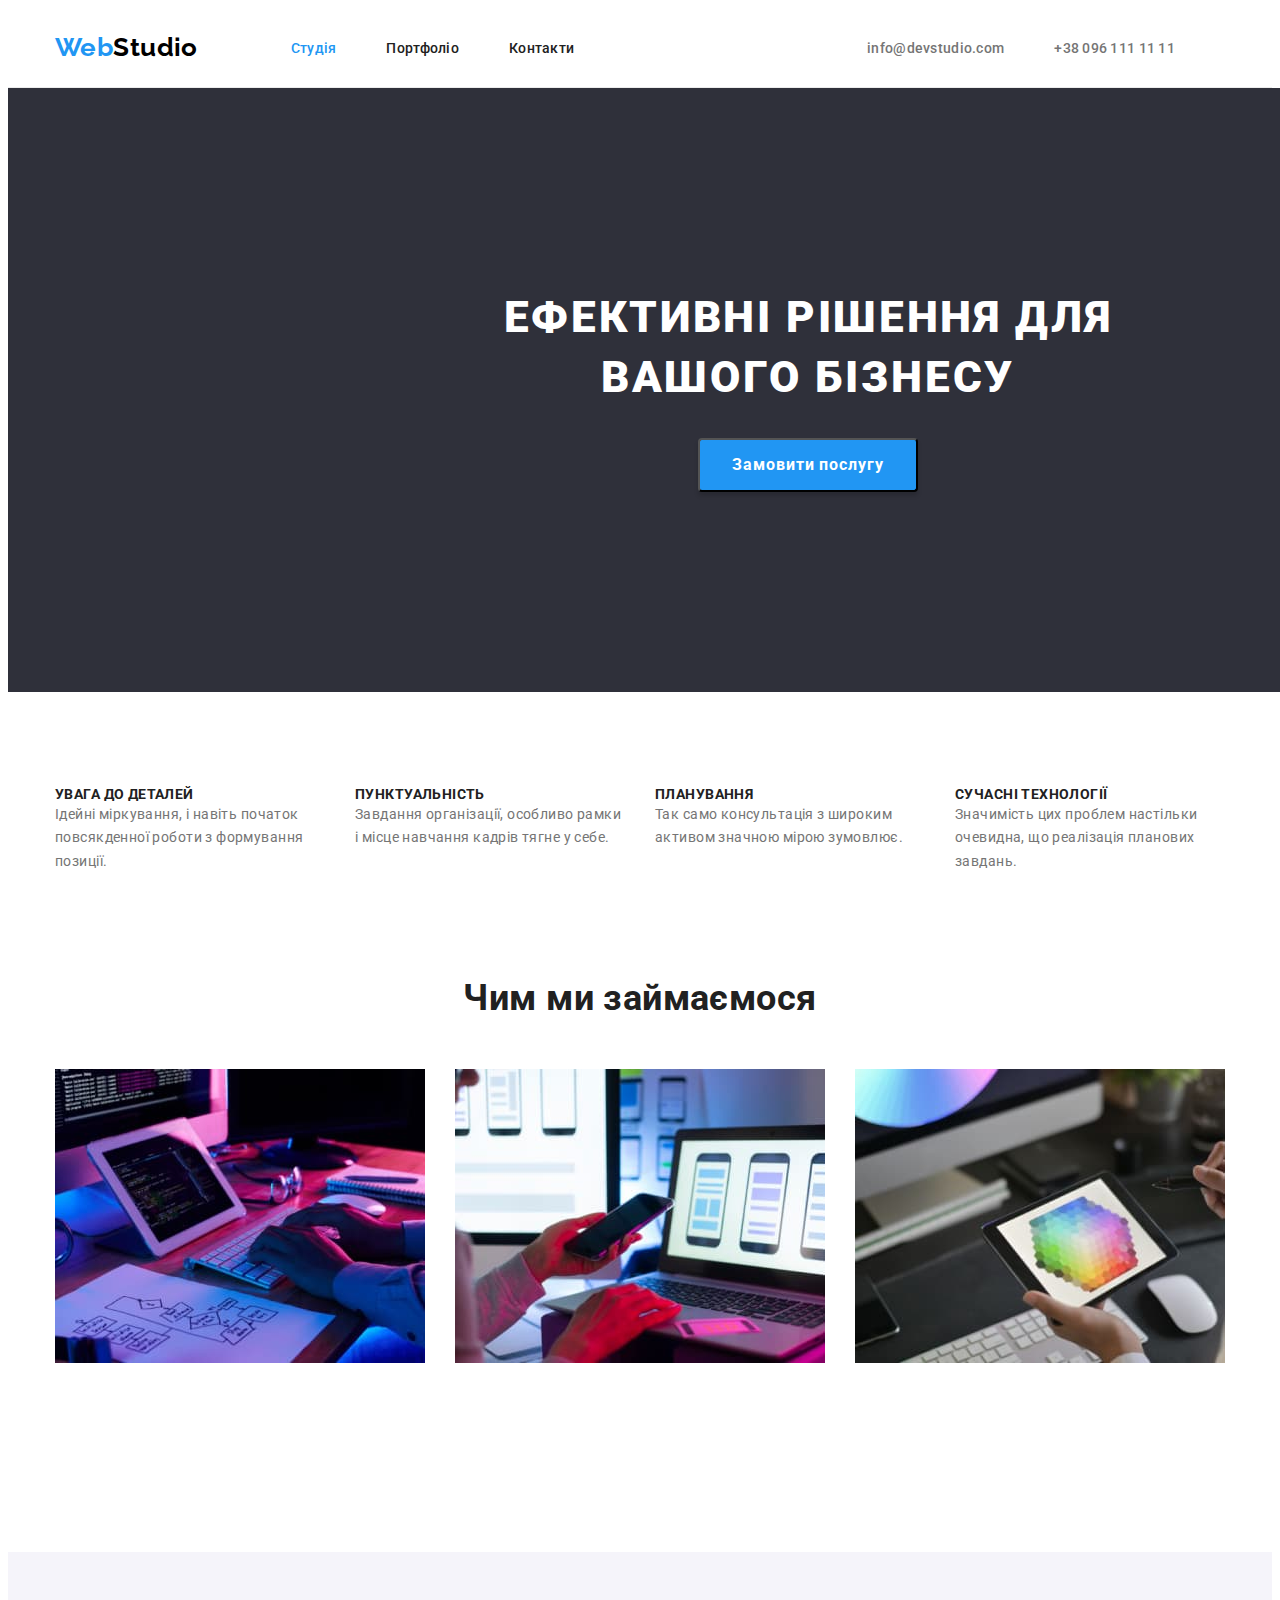
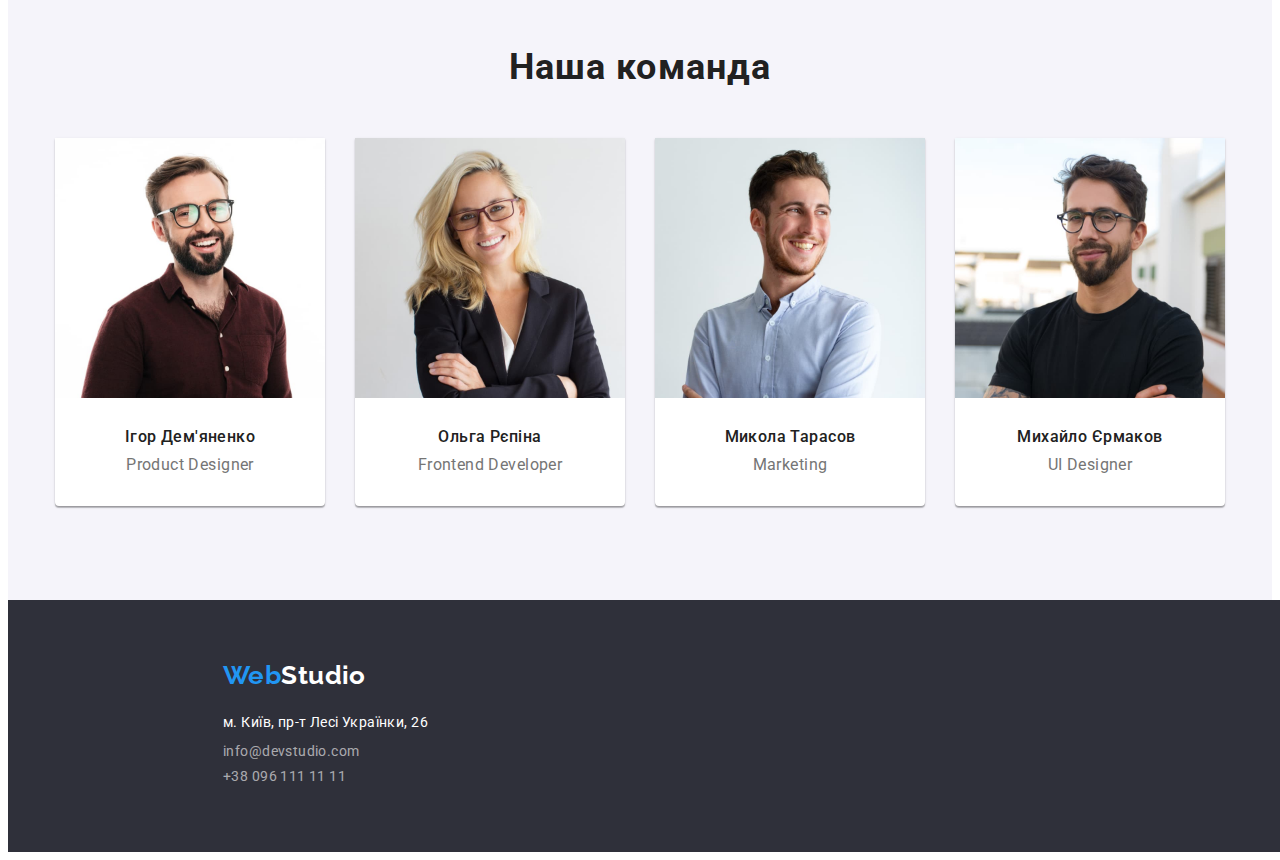
<file: index.html>
<!DOCTYPE html>
<html lang="ua">
  <head>
    <meta charset="UTF-8" />
    <meta http-equiv="X-UA-Compatible" content="IE=edge" />
    <meta name="viewport" content="width=device-width, initial-scale=1.0" />
    <title>Студія</title>
    <link rel="preconnect" href="https://fonts.googleapis.com" />
    <link
      rel="stylesheet"
      href="https://cdnjs.cloudflare.com/ajax/libs/modern-normalize/1.1.0/modern-normalize.min.css"
      integrity="sha512-wpPYUAdjBVSE4KJnH1VR1HeZfpl1ub8YT/NKx4PuQ5NmX2tKuGu6U/JRp5y+Y8XG2tV+wKQpNHVUX03MfMFn9Q=="
      crossorigin="anonymous"
      referrerpolicy="no-referrer"
    />
    <link rel="preconnect" href="https://fonts.gstatic.com" crossorigin />
    <link
      href="https://fonts.googleapis.com/css2?family=Raleway:wght@700&family=Roboto:wght@400;500;700;900&display=swap"
      rel="stylesheet"
    />
    <link rel="stylesheet" href="./css/style.css" />
  </head>

  <body>
    <header class="header">
      <div class="container">
        <nav class="nav">
          <a class="logo-web-header" href="./index.html"
            >Web<span class="logo-studio-header">Studio</span></a
          >
          <ul class="nav-list">
            <li class="nav-item"><a class="nav-link-active" href="./index.html">Студія</a></li>
            <li class="nav-item"><a class="nav-link" href="./portfolio.html">Портфоліо</a></li>
            <li class="nav-item"><a class="nav-link" href="#">Контакти</a></li>
          </ul>
        </nav>

        <ul class="contacts-header">
          <li>
            <a class="contacts-item" href="mailto:info@devstudio.com">info@devstudio.com</a>
          </li>
          <li><a class="contacts-item" href="tel:+380961111111">+38 096 111 11 11</a></li>
        </ul>
      </div>
    </header>

    <main>
      <section class="hero">
        <div class="container">
          <h1 class="hero-title">Ефективні рішення для вашого бізнесу</h1>
          <button class="hero-order-button" type="button">Замовити послугу</button>
        </div>
      </section>

      <section class="advances section">
        <div class="container">
          <h2 class="visually-hidden">Переваги</h2>

          <ul class="advances-item">
            <li class="advances-article">
              <h3 class="advances-title">УВАГА ДО ДЕТАЛЕЙ</h3>
              <p class="advances-text">
                Ідейні міркування, і навіть початок повсякденної роботи з формування позиції.
              </p>
            </li>
            <li class="advances-article">
              <h3 class="advances-title">ПУНКТУАЛЬНІСТЬ</h3>
              <p class="advances-text">
                Завдання організації, особливо рамки і місце навчання кадрів тягне у себе.
              </p>
            </li>
            <li class="advances-article">
              <h3 class="advances-title">ПЛАНУВАННЯ</h3>
              <p class="advances-text">
                Так само консультація з широким активом значною мірою зумовлює.
              </p>
            </li>
            <li class="advances-article">
              <h3 class="advances-title">СУЧАСНІ ТЕХНОЛОГІЇ</h3>
              <p class="advances-text">
                Значимість цих проблем настільки очевидна, що реалізація планових завдань.
              </p>
            </li>
          </ul>
        </div>
      </section>

      <section class="section-projects section">
        <div class="container">
          <h2 class="projects-title">Чим ми займаємося</h2>
          <ul class="projects-examples">
            <li class="project">
              <img
                width="370"
                src="./images/box1.jpg"
                alt="Виважене планування і прискіпливість в риалізації ідей та побажань замовника"
              />
            </li>
            <li class="project">
              <img
                width="370"
                src="./images/box2.jpg"
                alt="Орінтованість дизайну на зручність і зрузумілість для користувача"
              />
            </li>
            <li class="project">
              <img
                width="370"
                src="./images/box3.jpg"
                alt="Творчий підхід, естетика і гармонічні поєднання"
              />
            </li>
          </ul>
        </div>
      </section>

      <section class="section-about-team section">
        <div class="container">
          <h2 class="section-title">Наша команда</h2>
          <ul class="team">
            <li class="team-case">
              <img width="270" src="./images/foto1.jpg" alt="Ігор Дем'яненко Product Designer" />
              <h3 class="team-title">Ігор Дем'яненко</h3>
              <p class="team-text">Product Designer</p>
            </li>
            <li class="team-case">
              <img width="270" src="./images/foto2.jpg" alt="Ольга Рєпіна Frontend Developer" />
              <h3 class="team-title">Ольга Рєпіна</h3>
              <p class="team-text">Frontend Developer</p>
            </li>
            <li class="team-case">
              <img width="270" src="./images/foto3.jpg" alt="Микола Тарасов Marketing" />
              <h3 class="team-title">Микола Тарасов</h3>
              <p class="team-text">Marketing</p>
            </li>
            <li class="team-case">
              <img width="270" src="./images/foto4.jpg" alt="Михайло Єрмаков UI Designer" />
              <h3 class="team-title">Михайло Єрмаков</h3>
              <p class="team-text">UI Designer</p>
            </li>
          </ul>
        </div>
      </section>
    </main>

    <footer class="footer">
      <div class="container">
        <a class="logo-web-footer" href="./index.html"
          >Web<span class="logo-studio-footer">Studio</span>
        </a>
        <address>
          <a class="address" href="https://goo.gl/maps/2kWZWHNfGPbfTHQG9">
            <span class="address-text">м. Київ, пр-т Лесі Українки, 26</span>
          </a>
          <ul class="contacts-footer">
            <li>
              <a class="contacts-item-footer" href="mailto:info@devstudio.com"
                >info@devstudio.com</a
              >
            </li>
            <li><a class="contacts-item-footer" href="tel:+380961111111">+38 096 111 11 11</a></li>
          </ul>
        </address>
      </div>
    </footer>
  </body>
</html>
</file>
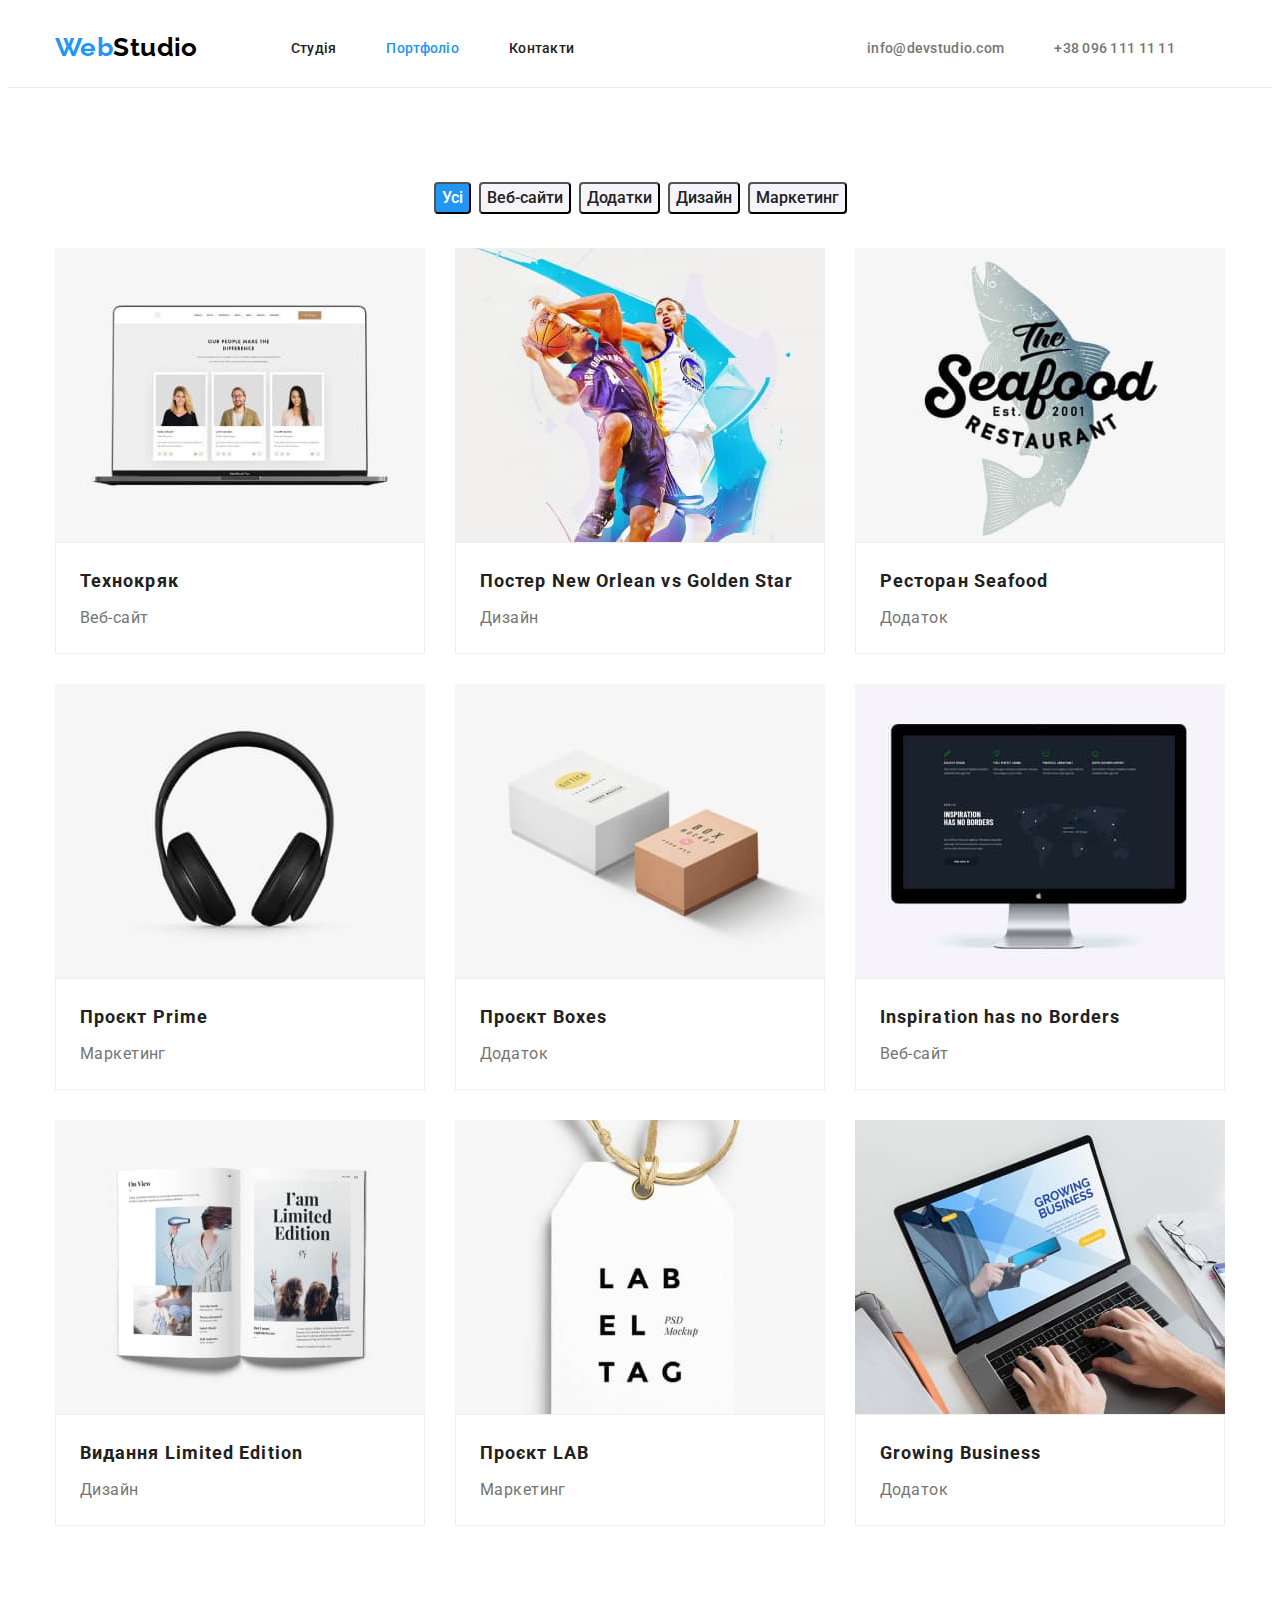
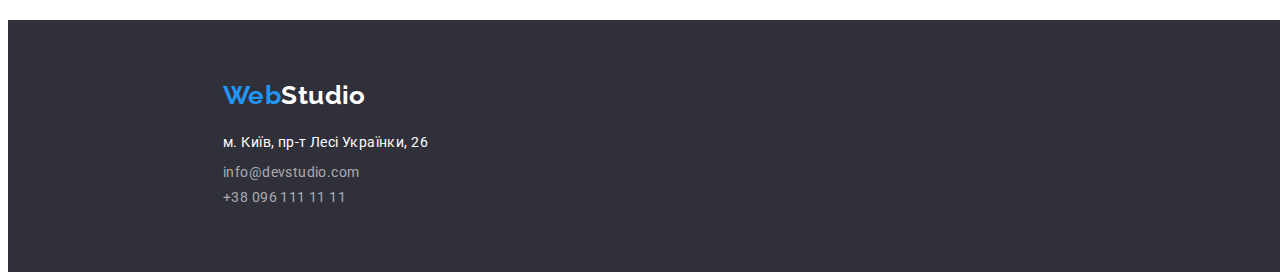
<file: portfolio.html>
<!DOCTYPE html>
<html lang="ua">
<head>
    <meta charset="UTF-8">
    <meta http-equiv="X-UA-Compatible" content="IE=edge">
    <meta name="viewport" content="width=device-width, initial-scale=1.0">
    <title>Портфоліо</title>
    <link rel="preconnect" href="https://fonts.googleapis.com">
<link rel="preconnect" href="https://fonts.gstatic.com" crossorigin>
<link rel="stylesheet" href="https://cdnjs.cloudflare.com/ajax/libs/modern-normalize/1.1.0/modern-normalize.min.css" integrity="sha512-wpPYUAdjBVSE4KJnH1VR1HeZfpl1ub8YT/NKx4PuQ5NmX2tKuGu6U/JRp5y+Y8XG2tV+wKQpNHVUX03MfMFn9Q==" crossorigin="anonymous" referrerpolicy="no-referrer" />
<link href="https://fonts.googleapis.com/css2?family=Raleway:wght@700&family=Roboto:wght@400;500;700;900&display=swap" rel="stylesheet">
    <link rel="stylesheet" href="./css/style.css">
</head>


<body>
    <header class="header">
        <div class="container">
            <nav class="nav">
              <a class="logo-web-header" href="./index.html">Web<span class="logo-studio-header">Studio</span></a>
              <ul class="nav-list">
                <li class="nav-item"><a class="nav-link" href="./index.html">Студія</a></li>
                <li class="nav-item"><a class="nav-link-active" href="./portfolio.html">Портфоліо</a></li>
                <li class="nav-item"><a class="nav-link" href="#">Контакти</a></li>
              </ul>
            </nav>
  
            <ul class="contacts-header">
              <li>
                <a class="contacts-item" href="mailto:info@devstudio.com">info@devstudio.com</a>
              </li>
              <li><a class="contacts-item" href="tel:+380961111111">+38 096 111 11 11</a></li>
            </ul>
          
        </div>
      </header>
   
    <main>
        <section class="portfolio-section section">
            <div class="container">
                <h1 class="visually-hidden"> Проекти</h1>


                <ul class="menu">
                    <li class="menu-item"><button class="menu-button active" type="button">Усі</button></li>
                    <li class="menu-item"><button class="menu-button" type="button">Веб-сайти</button></li>
                    <li class="menu-item"><button class="menu-button" type="button">Додатки</button></li>
                    <li class="menu-item"><button class="menu-button" type="button">Дизайн</button></li>
                    <li class="menu-item"><button class="menu-button" type="button">Маркетинг</button></li>
                </ul>



                <ul class="projects" >
                   
                        <li class="card">
                            <img class="card-img" width="270" src="./images/portfolio1.jpg" alt="Веб-сайт Технокряк">
                            <div class="card-discription">
                                <h2 class="project-title" >Технокряк </h3>
                                <p class="project-text">Веб-сайт</p>
                            </div>
                        </li>

                        <li class="card">
                            <img class="card-img" width="270" src="./images/portfolio2.jpg" alt="Дизайн постеру New Orlean vs Golden Star">
                            <div class="card-discription">
                                <h2 class="project-title" >Постер New Orlean vs Golden Star </h3>
                                <p class="project-text">Дизайн</p>
                            </div>
                        </li>

                        <li class="card">
                            <img class="card-img" width="270" src="./images/portfolio3.jpg" alt="Додаток для ресторану Seafood ">
                            <div class="card-discription">
                                <h2 class="project-title" >Ресторан Seafood </h3>
                                <p class="project-text">Додаток</p>
                            </div>
                        </li>  
                    
                        <li class="card
                        ">
                            <img class="card-img" width="270" src="./images/portfolio4.jpg" alt="Маркетинг для проєкту Prime ">
                                <div class="card-discription">
                                    <h2 class="project-title" >Проєкт Prime </h3>
                                    <p class="project-text">Маркетинг</p>
                                </div> 
                        </li>

                        <li class="card
                        ">
                            <img class="card-img" width="270" src="./images/portfolio5.jpg" alt="Додаток для проєкту Boxes ">
                                <div class="card-discription">
                                    <h2 class="project-title" >Проєкт Boxes </h3>
                                    <p class="project-text">Додаток</p>
                                </div>
                        </li>

                        <li class="card
                        ">
                            <img class="card-img" width="270" src="./images/portfolio6.jpg" alt="Веб-сайт Inspiration has no Borders ">
                                <div class="card-discription">
                                    <h2 class="project-title" >Inspiration has no Borders </h3>
                                    <p class="project-text">Веб-сайт</p>
                                </div> 
                                
                        </li>
                    
                        <li class="card
                        ">
                            <img class="card-img" width="270" src="./images/portfolio7.jpg" alt="Дизайн видання Limited Edition  ">
                                <div class="card-discription">
                                    <h2 class="project-title" >Видання Limited Edition </h3>
                                    <p class="project-text">Дизайн</p>
                                </div>
                        </li>

                        <li class="card
                        ">
                            <img class="card-img" width="270" src="./images/portfolio8.jpg" alt="Маркетинг для проєкту LAB ">
                                <div class="card-discription">
                                    <h2 class="project-title" >Проєкт LAB </h3>
                                    <p class="project-text">Маркетинг</p>
                                </div>
                        </li>

                        <li class="card
                        ">
                            <img class="card-img" width="270" src="./images/portfolio9.jpg" alt="Додаток Growing Business ">
                                <div class="card-discription">
                                    <h2 class="project-title" >Growing Business </h3>
                                    <p class="project-text">Додаток</p>
                                </div>
                        </li>
                    
                </ul>
            </div>
        </section>

    </main>

    <footer class="footer">
        <div class="container">
          <a class="logo-web-footer" href="./index.html">Web<span class="logo-studio-footer">Studio</span> </a>
          <address>
            <a class="address" href="https://goo.gl/maps/2kWZWHNfGPbfTHQG9"> <span class="address-text">м. Київ, пр-т Лесі Українки, 26</span> </a>
            <ul class="contacts-footer">
              <li><a class="contacts-item-footer" href="mailto:info@devstudio.com">info@devstudio.com</a></li>
              <li><a class="contacts-item-footer" href="tel:+380961111111">+38 096 111 11 11</a></li>
            </ul>
          </address>
        </div>
      </footer>
</body>
</html>
</file>
<file: css/style.css>
:root {
  --base-text: #757575;
  --secondary-text: #212121;
  --accent-color: #2196f3;
  --bg-dark: #2f303a;
  --bg-white: #ffffff;
  --bg-lightness: #f5f5f5;
  --bg-darkness: #f5f4fa;
  --contacts-footer: rgba(255, 255, 255, 0.6);
  --black: #000000;
}

body {
  font-family: 'Roboto', sans-serif;
  background-color: var(--bg-white);
  color: var(--base-text);
  font-size: 14px;
  letter-spacing: 0.03em;
}

html {
  box-sizing: border-box;
}

*,
*::before,
*::after {
  box-sizing: border-box;
}

h1,
h2,
h3,
h4,
h5,
h6,
p {
  margin: 0;
}

ul {
  list-style: none;
  padding: 0;
  margin: 0;
}

img {
  display: block;
  max-width: 100%;
  width: 100%;
  height: auto;
}

li {
  list-style-type: none;
}

a {
  text-decoration: none;
}

.visually-hidden {
  position: absolute;
  width: 1px;
  height: 1px;
  margin: -1px;
  border: 0;
  padding: 0;
  white-space: nowrap;
  clip-path: inset(100%);
  clip: rect(0 0 0 0);
  overflow: hidden;
}

.container {
  /* outline: 2px solid purple;   */
  max-width: 1200px;
  width: 100%;
  margin: 0 auto;
  padding-left: 15px;
  padding-right: 15px;
}

.section {
  padding-top: 94px;
  padding-bottom: 94px;
}

/*HEADER*/

.header {
  min-width: 1600;
  max-height: 80px;
  border-bottom: 1px solid #ececec;
}

.header .container {
  display: flex;
  align-items: center;
}

.nav {
  display: flex;
  align-items: center;
}

.logo-web-header {
  font-family: 'Raleway';
  font-weight: 700;
  font-size: 26px;
  line-height: 1.19;
  color: var(--accent-color);
  padding-top: 24px;
  padding-bottom: 25px;
  margin-right: 93px;
  align-items: center;
}

.logo-studio-header {
  font-family: 'Raleway';
  font-weight: 700;
  font-size: 26px;
  line-height: 1.19;
  color: var(--black);
}

.nav-list {
  display: flex;
}
.nav-item:not(:last-child) {
  margin-right: 50px;
}
.nav-link {
  font-weight: 500;
  line-height: 0.07;
  letter-spacing: 0.02em;
  color: var(--secondary-text);
  padding-top: 32px;
  padding-bottom: 32px;
  display: inline-block;
}

.nav-link:hover,
.nav-link:focus {
  font-weight: 500;
  line-height: 0.07;
  letter-spacing: 0.02em;
  color: var(--accent-color);
}
.nav-link-active {
  font-weight: 500;
  line-height: 0.07;
  letter-spacing: 0.02em;
  color: var(--accent-color);
  padding-top: 32px;
  padding-bottom: 32px;
  display: inline-block;
}

.contacts-header {
  display: flex;
  margin-top: 32px;
  margin-bottom: 32px;
  margin-left: auto;
  align-items: center;
}

.contacts-item:first-child {
  margin-right: 50px;
}

.contacts-item {
  color: inherit;
  font-weight: 500;
  line-height: 0.07;
  letter-spacing: 0.02em;
}

.contacts-item:hover,
.contacts-item:focus {
  font-weight: 500;
  line-height: 0.07;
  letter-spacing: 0.02em;
  color: var(--accent-color);
}

/* HERO */
/*index-main-content*/
/* SECTION 1 */

.hero {
  background-color: var(--bg-dark);
  min-width: 1600px;
  width: 100%;
  min-height: 600px;
  padding-top: 200px;
  padding-bottom: 200px;
  text-align: center;
}

.hero-title {
  font-weight: 900;
  font-size: 44px;
  line-height: 1.36;
  letter-spacing: 0.06em;
  text-transform: uppercase;
  color: var(--bg-white);
  margin-bottom: 30px;
  max-width: 696px;
  margin-left: auto;
  margin-right: auto;
}

.hero-order-button {
  cursor: pointer;
  background: var(--accent-color);
  box-shadow: 0px 4px 4px rgba(0, 0, 0, 0.15);
  border-radius: 4px;
  font-family: inherit;
  font-weight: 700;
  font-size: 16px;
  line-height: 1.87;
  /* display: inline-block; 
  align-items: center; */
  /* text-align: center; */
  letter-spacing: 0.06em;
  color: var(--bg-white);
  min-width: 152px;
  padding: 10px 32px;
}

/* ADVANCES */
/*section 2*/
.advances {
  width: 100%;
  min-height: 286px;
  margin: 0 auto;
}

.advances-article {
  width: 270px;
  padding: auto 0;
}
.advances-article:not(:last-child) {
  margin-right: 0;
  padding-right: 0;
  margin-right: 30px;
}

.advances-item {
  padding-left: 0;
  display: inline-flex;
}

.advances-title {
  font-size: 14px;
  line-height: 1.14;
  text-transform: uppercase;
  color: var(--secondary-text);
}

.advances-text {
  line-height: 1.71;
}

/*section 3*/
.section-projects {
  padding-top: 0;
  min-height: 574px;
}
.projects-title {
  font-size: 36px;
  line-height: 1.16;
  text-align: center;
  color: var(--secondary-text);
}

.projects-examples {
  margin-top: 50px;
  display: inline-flex;
}

.project:not(:last-child) {
  margin-right: 30px;
}

/*section 4*/
.section-about-team {
  background-color: var(--bg-darkness);
  padding-top: 94px;
}
.section-title {
  font-weight: 700;
  font-size: 36px;
  line-height: 42px;
  text-align: center;
  letter-spacing: 0.03em;
  color: var(--secondary-text);
  margin-bottom: 50px;
}

.team {
  display: inline-flex;
}

.team-case {
  background: var(--bg-white);
  box-shadow: 0px 1px 3px rgba(0, 0, 0, 0.12), 0px 1px 1px rgba(0, 0, 0, 0.14),
    0px 2px 1px rgba(0, 0, 0, 0.2);
  border-radius: 0px 0px 4px 4px;
  width: 270px;
  height: 368px;
  margin-right: 30px;
}

.team-case:not(:last-child) {
  margin-right: 30px;
}

.team-title {
  font-weight: 500;
  font-size: 16px;
  line-height: 1.18;
  text-align: center;
  color: var(--secondary-text);
  margin-top: 30px;
  margin-bottom: 10px;
}

.team-text {
  font-size: 16px;
  line-height: 1.18;
  text-align: center;
}

/* PROJECTS */
/*portfolio-main-content*/
/*section 1*/

.portfolio-section{
  background-color: var(--bg-white);

}

.menu {
  display: flex;
  justify-content: center;
  margin-bottom: 34px;
}

.menu-item:not(:last-child) {
  margin-right: 8px;
}

.menu-button {
  cursor: pointer;
  background: var(--bg-darkness);
  border-radius: 4px;

  font-family: inherit;
  font-weight: 500;
  font-size: 16px;
  line-height: 1.62;
  text-align: center;
  color: var(--secondary-text);
}

.menu-button:focus,
.menu-button:hover {
  background: var(--accent-color);
  box-shadow: 0px 3px 1px rgba(0, 0, 0, 0.1), 0px 1px 2px rgba(0, 0, 0, 0.08),
    0px 2px 2px rgba(0, 0, 0, 0.12);
  border-radius: 4px;

  font-weight: 500;
  font-size: 16px;
  line-height: 1.62;
  text-align: center;
  color: var(--bg-white);
}

/*section 2*/
.projects {
  display: flex;
  flex-wrap: wrap;
}

.card {
  background-color: var(--bg-white);
  width: 370px;
  margin-right: 30px;
  margin-bottom: 30px;
  background: var(--bg-white);
  
}

.card:nth-child(3n) {
  margin-right: 0;
}

.card:nth-last-child(-n + 3) {
  margin-bottom: 0;
}

.card-img {
  width: 370px;
}

.card-discription{
  border: 1px solid #eeeeee;
  padding: 20px 24px; 
}

.project-title {
  font-size: 18px;
  line-height: 2;
  letter-spacing: 0.06em;
  color: var(--secondary-text);
  margin-bottom: 4px;
}

.project-text {
  font-size: 16px;
  line-height: 1.87;
}

.menu-button.active {
  background-color: var(--accent-color);
  color: var(--bg-white);
}

/* FOOTER */

.footer {
  background-color: var(--bg-dark);
  min-width: 1600px;
  width: 100%;
  min-height: 252px;
}

.footer .container {
  display: flex;
  flex-direction: column;
}

.logo-web-footer {
  width: 145px;
  min-height: 31px;

  font-family: 'Raleway';
  font-weight: 700;
  font-size: 26px;
  line-height: 1.19;
  color: var(--accent-color);
  padding-top: 30px;
  margin-top: 30px;
  padding-bottom: 10px;
  margin-bottom: 10px;
  align-items: center;
}

.logo-studio-footer {
  font-family: 'Raleway';
  font-weight: 700;
  font-size: 26px;
  line-height: 1.19;
  color: var(--bg-white);
  margin-bottom: 20px;
}
address {
  display: flex;
  flex-direction: column;
}
.address {
  margin-bottom: 9px;
}

.address-text {
  line-height: 1.71;
  color: var(--bg-white);
  font-style: normal;
  margin-bottom: 9px;
}

.contacts-footer :not(:last-child) {
  margin-top: 0;
  margin-bottom: 9px;
}

.contacts-item-footer {
  font-style: normal;
  font-weight: 400;
  line-height: 0.07;
  font-size: 14px;
  letter-spacing: 0.03em;
  color: var(--contacts-footer);
}

.contacts-item-footer:hover,
.contacts-item-footer:focus {
  font-weight: 500;
  line-height: 0.07;
  letter-spacing: 0.02em;
  color: var(--accent-color);
}
</file>
